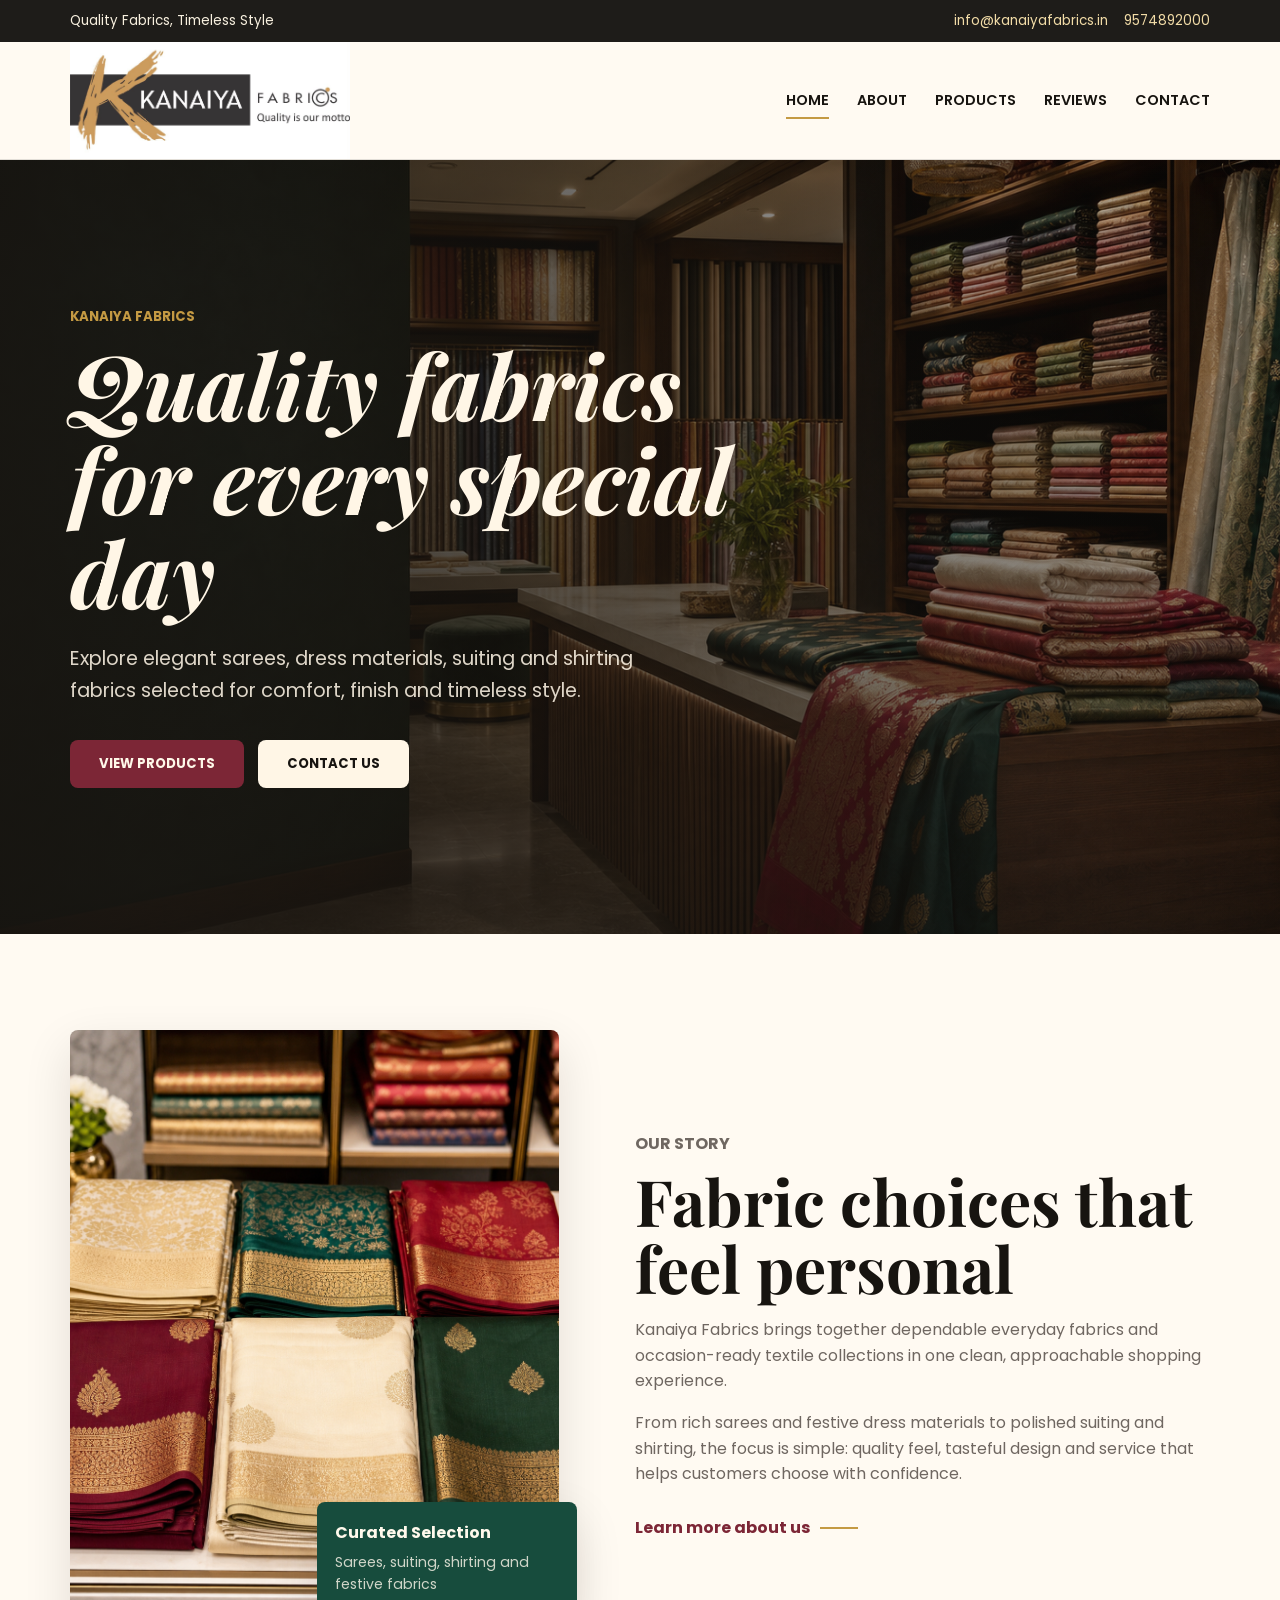
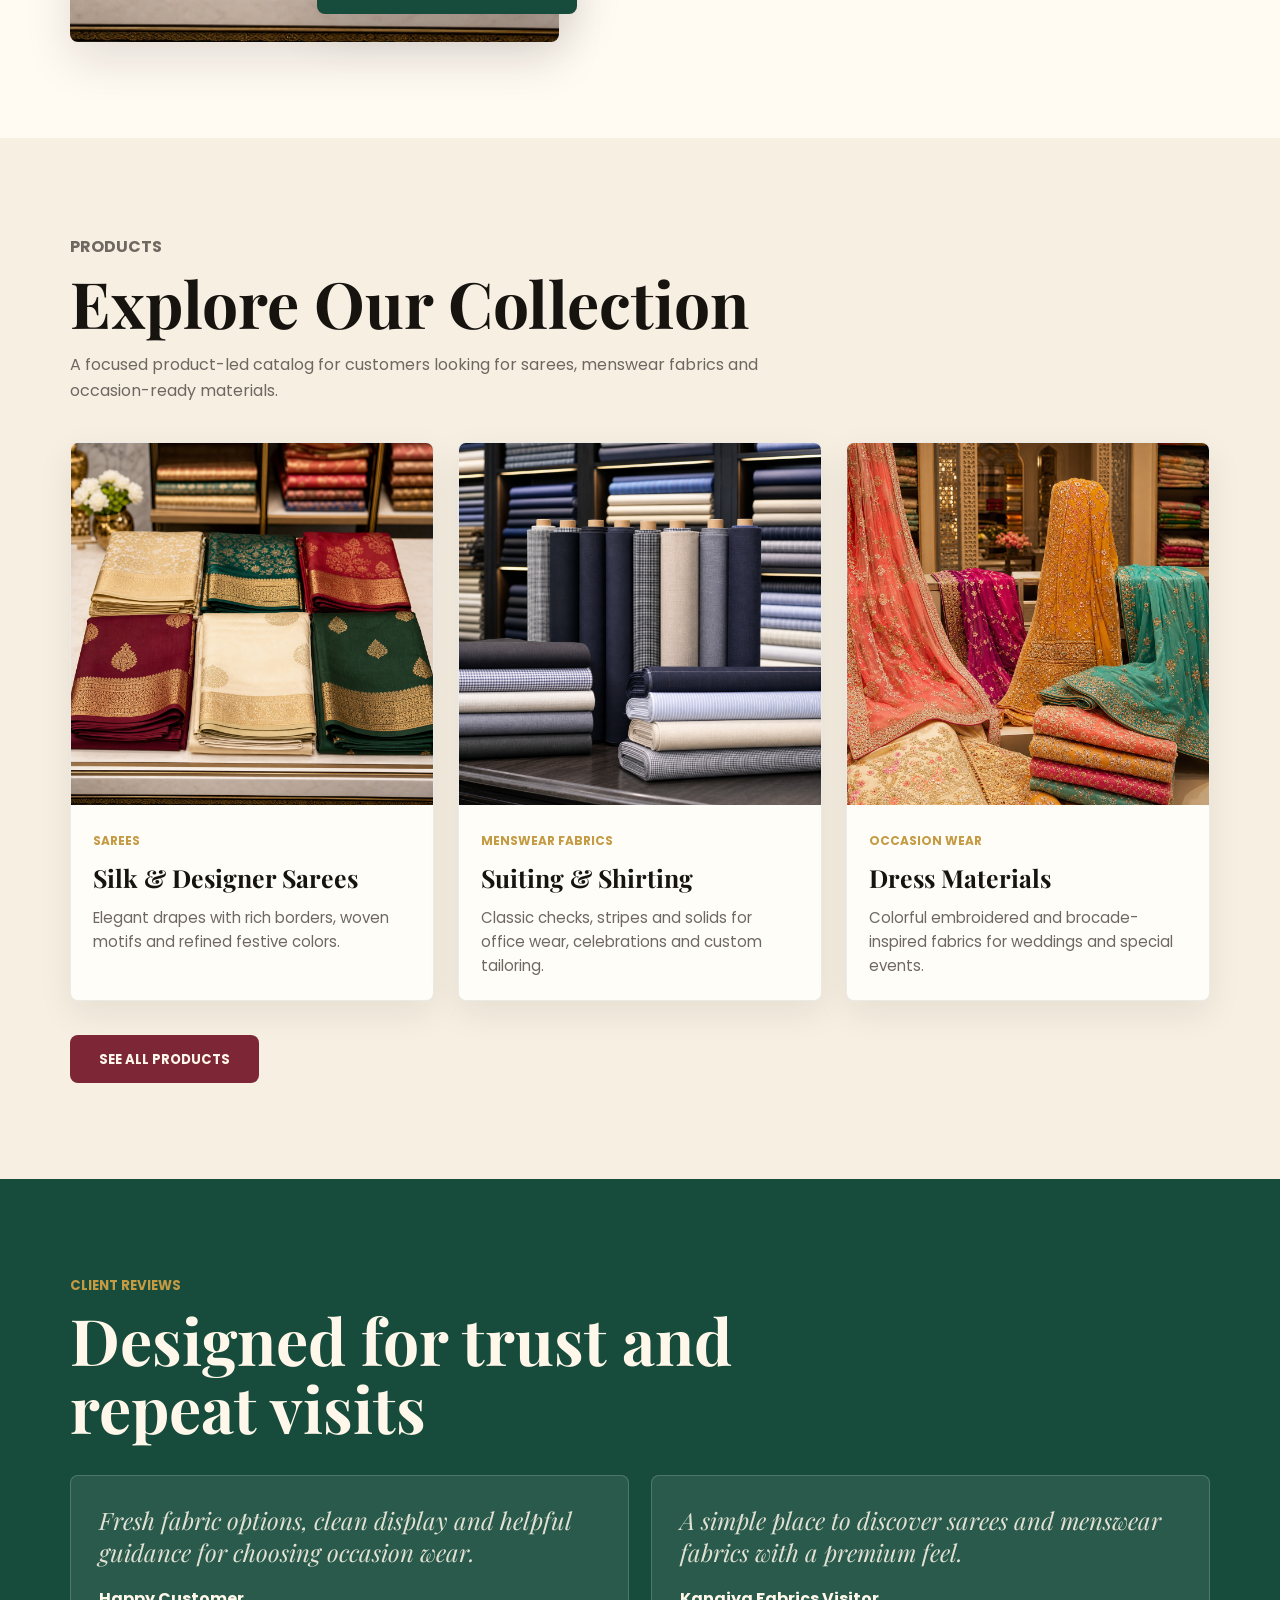
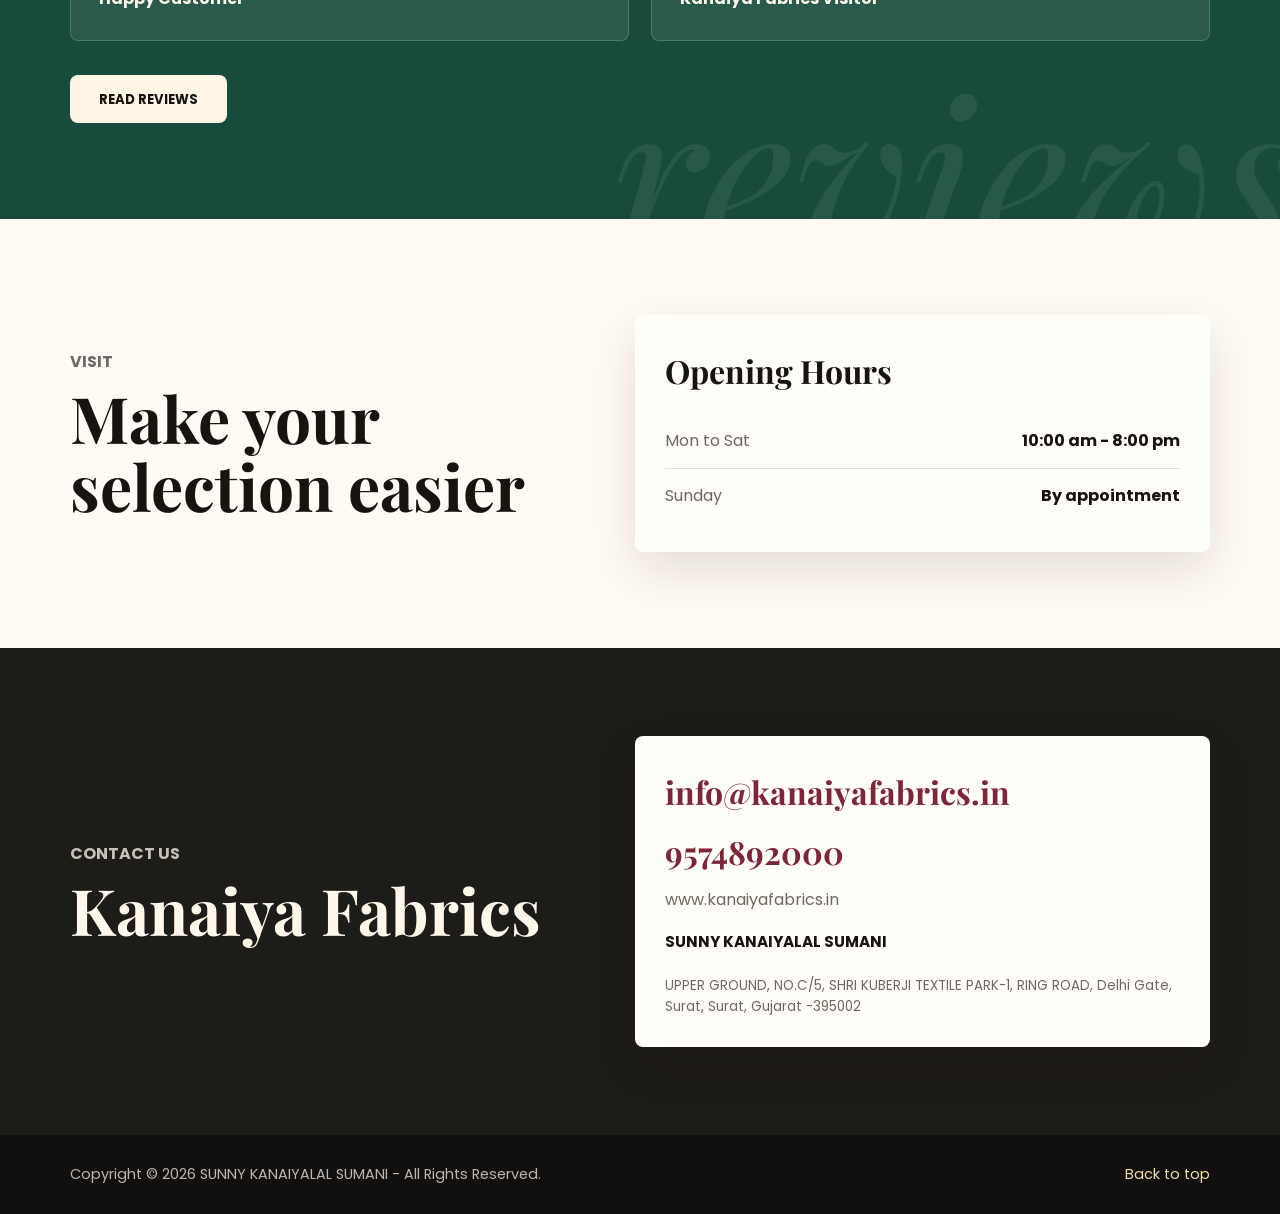
<file: index.html>
<!doctype html>
<html lang="en-IN">
<head>
  <meta charset="utf-8">
  <meta name="viewport" content="width=device-width, initial-scale=1">
  <title>Kanaiya Fabrics | Quality Fabrics, Timeless Style</title>
  <meta name="description" content="Kanaiya Fabrics offers sarees, dress materials, suiting, shirting and occasion fabrics with timeless style.">
  <link rel="icon" href="favicon.svg" type="image/svg+xml">
  <link rel="preconnect" href="https://fonts.googleapis.com">
  <link rel="preconnect" href="https://fonts.gstatic.com" crossorigin>
  <link href="https://fonts.googleapis.com/css2?family=Playfair+Display:ital,wght@0,600;0,700;1,700&amp;family=Poppins:wght@300;400;500;600;700&amp;display=swap" rel="stylesheet">
  <link rel="stylesheet" href="styles.css">
</head>
<body>
  <header class="site-header" id="top">
    <div class="topbar">
      <div class="container topbar__inner">
        <span>Quality Fabrics, Timeless Style</span>
        <div class="topbar__links">
          <a href="mailto:info@kanaiyafabrics.in">info@kanaiyafabrics.in</a>
          <a href="tel:+919574892000">9574892000</a>
        </div>
      </div>
    </div>

    <nav class="navbar" aria-label="Primary navigation">
      <div class="container navbar__inner">
        <a class="brand" href="index.html" aria-label="Kanaiya Fabrics home">
          <img class="brand__logo" src="assets/kanaiya-fabrics-logo.svg" alt="Kanaiya Fabrics">
        </a>
        <button class="menu-toggle" type="button" aria-expanded="false" aria-controls="primary-menu">
          <span></span>
          <span></span>
          <span></span>
          <span class="sr-only">Toggle menu</span>
        </button>
        <ul class="nav-links" id="primary-menu">
          <li><a href="index.html" aria-current="page">Home</a></li>
          <li><a href="about.html">About</a></li>
          <li><a href="products.html">Products</a></li>
          <li><a href="reviews.html">Reviews</a></li>
          <li><a href="contact.html">Contact</a></li>
        </ul>
      </div>
    </nav>
  </header>

  <main>
    <section class="hero" aria-label="Kanaiya Fabrics showroom">
      <div class="hero__image" role="img" aria-label="Premium fabric boutique interior"></div>
      <div class="hero__overlay"></div>
      <div class="container hero__content">
        <p class="eyebrow">Kanaiya Fabrics</p>
        <h1>Quality fabrics for every special day</h1>
        <p class="hero__lead">Explore elegant sarees, dress materials, suiting and shirting fabrics selected for comfort, finish and timeless style.</p>
        <div class="hero__actions">
          <a class="btn btn--primary" href="products.html">View Products</a>
          <a class="btn btn--light" href="contact.html">Contact Us</a>
        </div>
      </div>
    </section>

    <section class="section section--about">
      <div class="container about-grid">
        <div class="image-collage" aria-label="Fabric display">
          <img src="assets/sarees.png" alt="Folded premium saree collection">
          <div class="image-collage__card">
            <strong>Curated Selection</strong>
            <span>Sarees, suiting, shirting and festive fabrics</span>
          </div>
        </div>
        <div class="section-copy">
          <p class="eyebrow">Our Story</p>
          <h2>Fabric choices that feel personal</h2>
          <p>Kanaiya Fabrics brings together dependable everyday fabrics and occasion-ready textile collections in one clean, approachable shopping experience.</p>
          <p>From rich sarees and festive dress materials to polished suiting and shirting, the focus is simple: quality feel, tasteful design and service that helps customers choose with confidence.</p>
          <a class="text-link" href="about.html">Learn more about us</a>
        </div>
      </div>
    </section>

    <section class="section products">
      <div class="container">
        <div class="section-heading">
          <p class="eyebrow">Products</p>
          <h2>Explore Our Collection</h2>
          <p>A focused product-led catalog for customers looking for sarees, menswear fabrics and occasion-ready materials.</p>
        </div>
        <div class="product-grid">
          <article class="product-card">
            <img src="assets/sarees.png" alt="Premium sarees">
            <div class="product-card__body">
              <span>Sarees</span>
              <h3>Silk & Designer Sarees</h3>
              <p>Elegant drapes with rich borders, woven motifs and refined festive colors.</p>
            </div>
          </article>
          <article class="product-card">
            <img src="assets/suiting-shirting.png" alt="Suiting and shirting fabric rolls">
            <div class="product-card__body">
              <span>Menswear Fabrics</span>
              <h3>Suiting & Shirting</h3>
              <p>Classic checks, stripes and solids for office wear, celebrations and custom tailoring.</p>
            </div>
          </article>
          <article class="product-card">
            <img src="assets/festive-fabrics.png" alt="Festive dress material fabrics">
            <div class="product-card__body">
              <span>Occasion Wear</span>
              <h3>Dress Materials</h3>
              <p>Colorful embroidered and brocade-inspired fabrics for weddings and special events.</p>
            </div>
          </article>
        </div>
        <div class="section-action">
          <a class="btn btn--primary" href="products.html">See All Products</a>
        </div>
      </div>
    </section>

    <section class="reviews">
      <div class="container reviews__inner">
        <p class="eyebrow">Client Reviews</p>
        <h2>Designed for trust and repeat visits</h2>
        <div class="review-grid">
          <blockquote>
            <p>Fresh fabric options, clean display and helpful guidance for choosing occasion wear.</p>
            <cite>Happy Customer</cite>
          </blockquote>
          <blockquote>
            <p>A simple place to discover sarees and menswear fabrics with a premium feel.</p>
            <cite>Kanaiya Fabrics Visitor</cite>
          </blockquote>
        </div>
        <div class="section-action section-action--light">
          <a class="btn btn--light" href="reviews.html">Read Reviews</a>
        </div>
      </div>
    </section>

    <section class="section visit">
      <div class="container visit-grid">
        <div>
          <p class="eyebrow">Visit</p>
          <h2>Make your selection easier</h2>
        </div>
        <div class="hours-card">
          <h3>Opening Hours</h3>
          <ul>
            <li><span>Mon to Sat</span><strong>10:00 am - 8:00 pm</strong></li>
            <li><span>Sunday</span><strong>By appointment</strong></li>
          </ul>
        </div>
      </div>
    </section>

    <section class="contact">
      <div class="container contact-grid">
        <div>
          <p class="eyebrow">Contact Us</p>
          <h2>Kanaiya Fabrics</h2>
        </div>
        <div class="contact-card">
          <a href="mailto:info@kanaiyafabrics.in">info@kanaiyafabrics.in</a>
          <a href="tel:+919574892000">9574892000</a>
          <span>www.kanaiyafabrics.in</span>
          <strong>SUNNY KANAIYALAL SUMANI</strong>
          <small>UPPER GROUND, NO.C/5, SHRI KUBERJI TEXTILE PARK-1, RING ROAD, Delhi Gate, Surat, Surat, Gujarat -395002</small>
        </div>
      </div>
    </section>
  </main>

  <footer class="footer">
    <div class="container footer__inner">
      <p>Copyright &copy; 2026 SUNNY KANAIYALAL SUMANI - All Rights Reserved.</p>
      <a href="#top">Back to top</a>
    </div>
  </footer>

  <script src="script.js"></script>
</body>
</html>
</file>
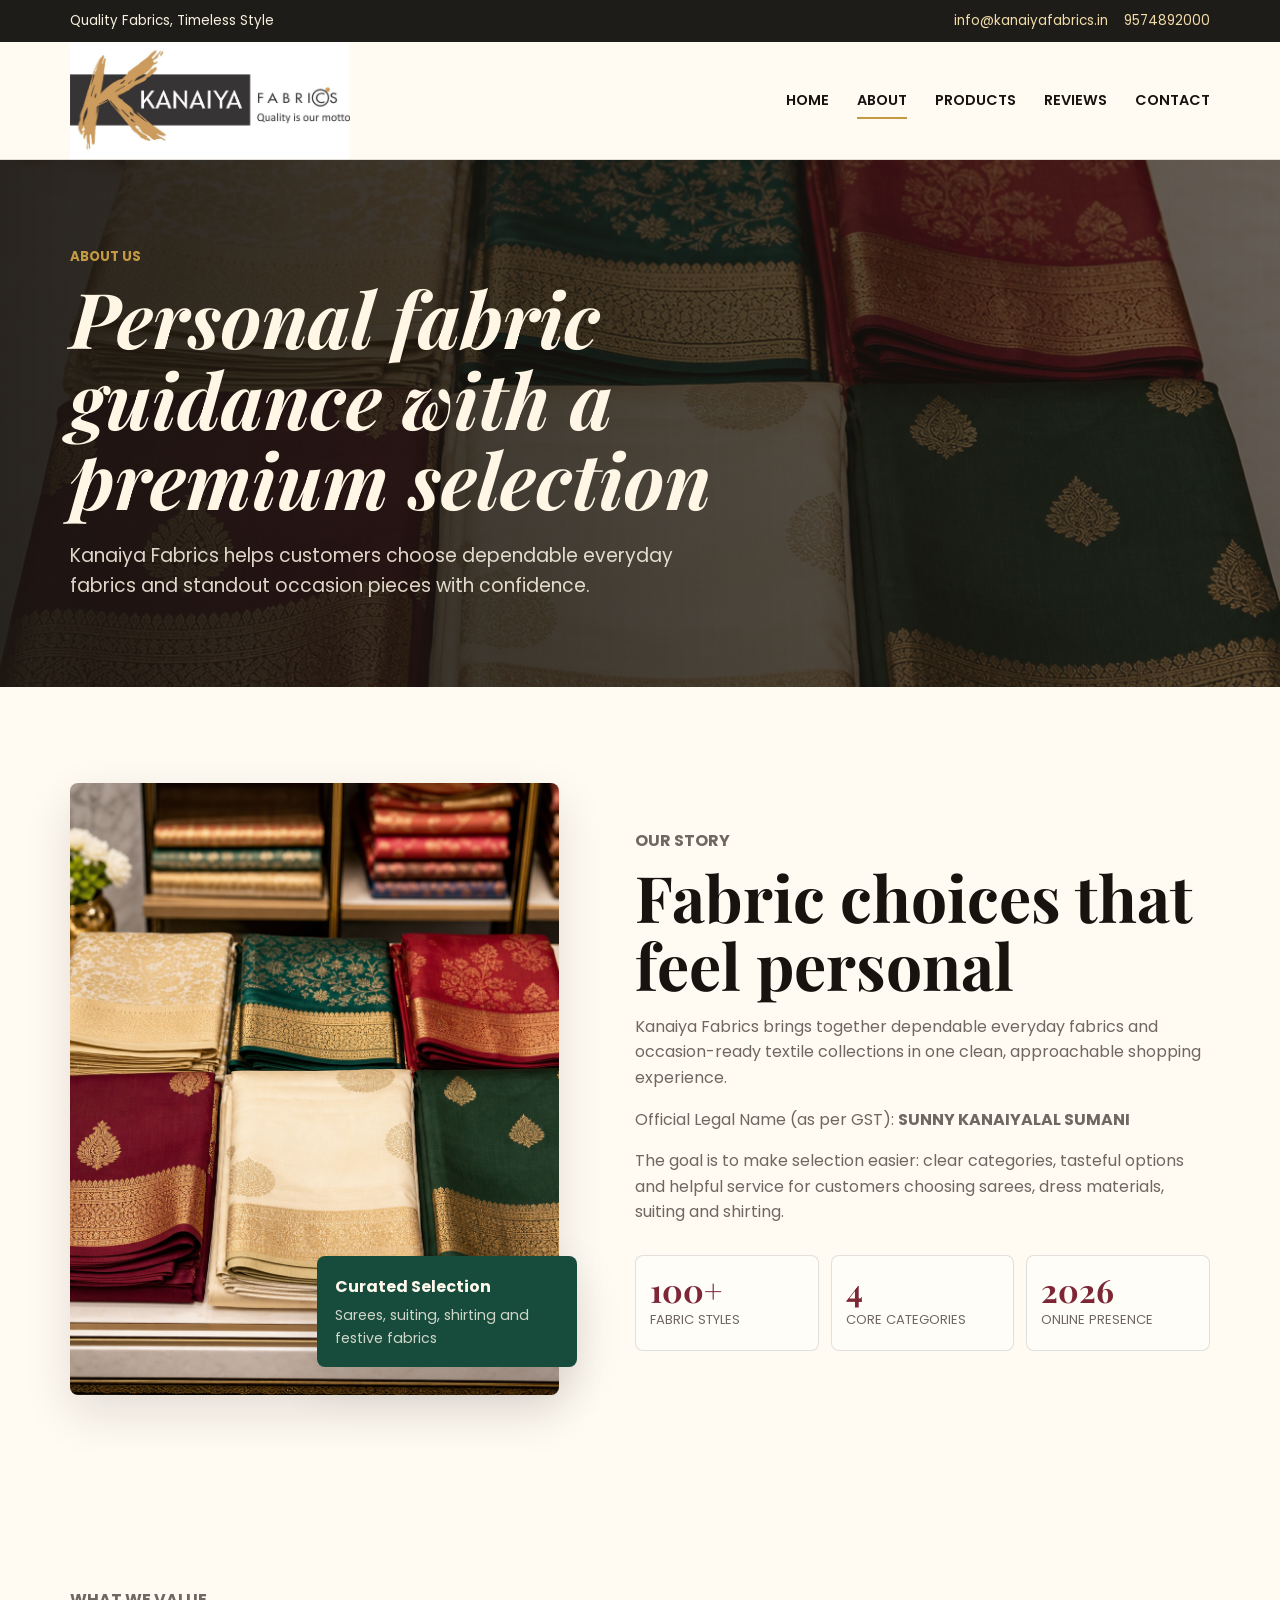
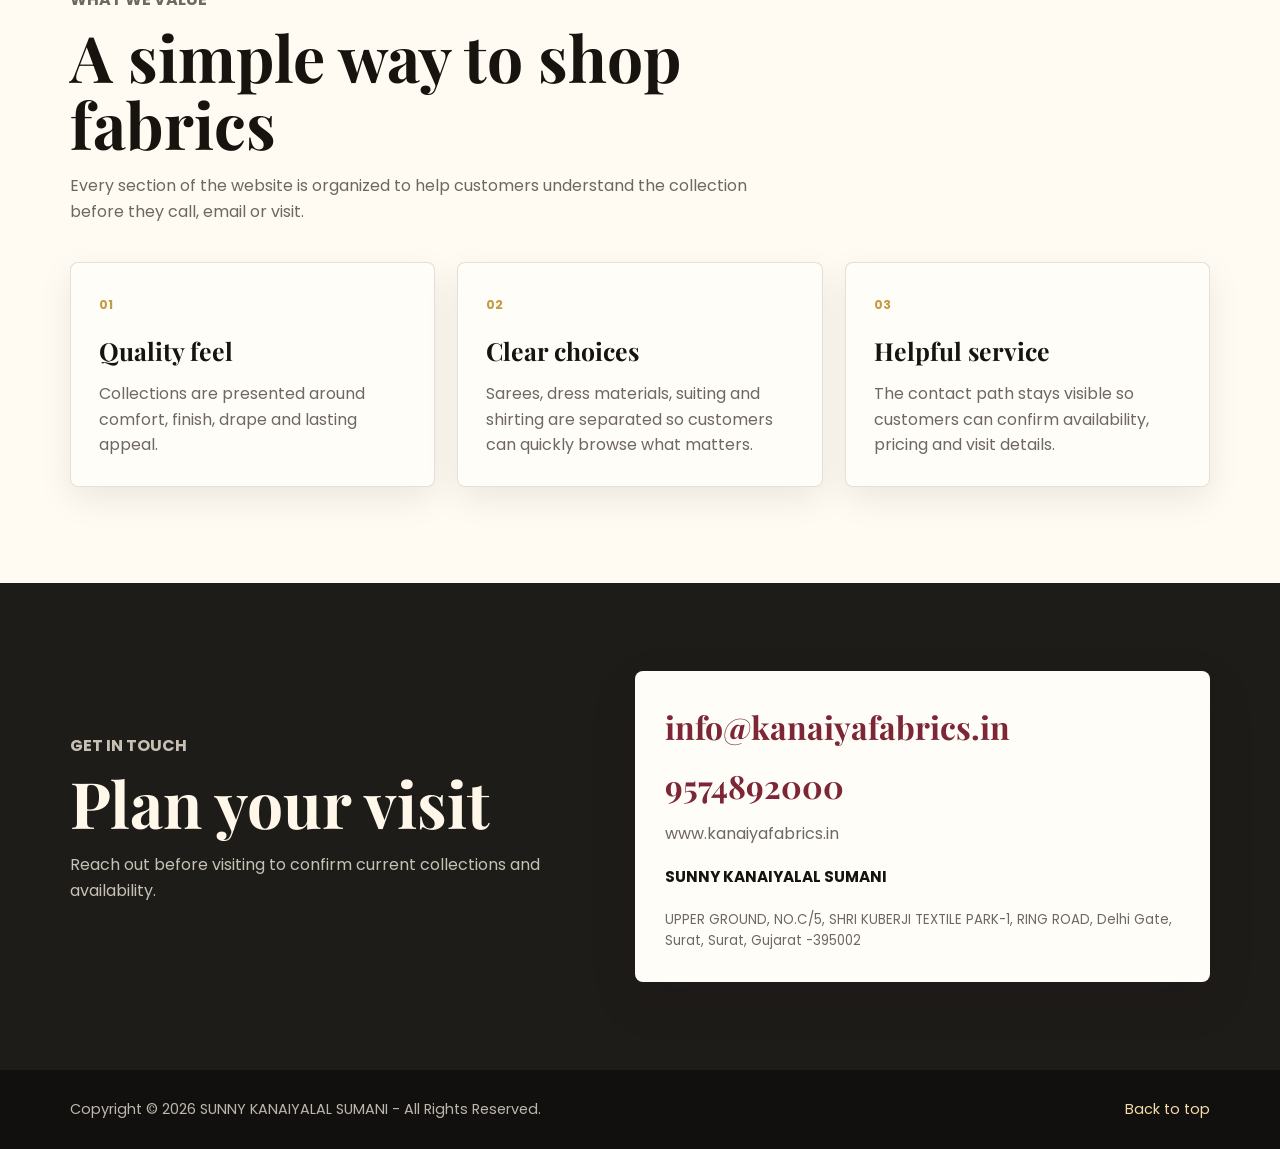
<file: about.html>
<!doctype html>
<html lang="en-IN">
<head>
  <meta charset="utf-8">
  <meta name="viewport" content="width=device-width, initial-scale=1">
  <title>About | Kanaiya Fabrics</title>
  <meta name="description" content="Learn about Kanaiya Fabrics, a premium textile house focused on sarees, dress materials, suiting, shirting and occasion fabrics.">
  <link rel="icon" href="favicon.svg" type="image/svg+xml">
  <link rel="preconnect" href="https://fonts.googleapis.com">
  <link rel="preconnect" href="https://fonts.gstatic.com" crossorigin>
  <link href="https://fonts.googleapis.com/css2?family=Playfair+Display:ital,wght@0,600;0,700;1,700&amp;family=Poppins:wght@300;400;500;600;700&amp;display=swap" rel="stylesheet">
  <link rel="stylesheet" href="styles.css">
</head>
<body>
  <header class="site-header" id="top">
    <div class="topbar">
      <div class="container topbar__inner">
        <span>Quality Fabrics, Timeless Style</span>
        <div class="topbar__links">
          <a href="mailto:info@kanaiyafabrics.in">info@kanaiyafabrics.in</a>
          <a href="tel:+919574892000">9574892000</a>
        </div>
      </div>
    </div>

    <nav class="navbar" aria-label="Primary navigation">
      <div class="container navbar__inner">
        <a class="brand" href="index.html" aria-label="Kanaiya Fabrics home">
          <img class="brand__logo" src="assets/kanaiya-fabrics-logo.svg" alt="Kanaiya Fabrics">
        </a>
        <button class="menu-toggle" type="button" aria-expanded="false" aria-controls="primary-menu">
          <span></span>
          <span></span>
          <span></span>
          <span class="sr-only">Toggle menu</span>
        </button>
        <ul class="nav-links" id="primary-menu">
          <li><a href="index.html">Home</a></li>
          <li><a href="about.html" aria-current="page">About</a></li>
          <li><a href="products.html">Products</a></li>
          <li><a href="reviews.html">Reviews</a></li>
          <li><a href="contact.html">Contact</a></li>
        </ul>
      </div>
    </nav>
  </header>

  <main>
    <section class="page-hero page-hero--about">
      <div class="container page-hero__content">
        <p class="eyebrow">About Us</p>
        <h1>Personal fabric guidance with a premium selection</h1>
        <p>Kanaiya Fabrics helps customers choose dependable everyday fabrics and standout occasion pieces with confidence.</p>
      </div>
    </section>

    <section class="section section--about">
      <div class="container about-grid">
        <div class="image-collage" aria-label="Fabric display">
          <img src="assets/sarees.png" alt="Folded premium saree collection">
          <div class="image-collage__card">
            <strong>Curated Selection</strong>
            <span>Sarees, suiting, shirting and festive fabrics</span>
          </div>
        </div>
        <div class="section-copy">
          <p class="eyebrow">Our Story</p>
          <h2>Fabric choices that feel personal</h2>
          <p>Kanaiya Fabrics brings together dependable everyday fabrics and occasion-ready textile collections in one clean, approachable shopping experience.</p>
          <p>Official Legal Name (as per GST): <strong>SUNNY KANAIYALAL SUMANI</strong></p>
          <p>The goal is to make selection easier: clear categories, tasteful options and helpful service for customers choosing sarees, dress materials, suiting and shirting.</p>
          <div class="stats">
            <div>
              <strong>100+</strong>
              <span>fabric styles</span>
            </div>
            <div>
              <strong>4</strong>
              <span>core categories</span>
            </div>
            <div>
              <strong>2026</strong>
              <span>online presence</span>
            </div>
          </div>
        </div>
      </div>
    </section>

    <section class="section">
      <div class="container">
        <div class="section-heading">
          <p class="eyebrow">What We Value</p>
          <h2>A simple way to shop fabrics</h2>
          <p>Every section of the website is organized to help customers understand the collection before they call, email or visit.</p>
        </div>
        <div class="feature-grid">
          <article class="feature-card">
            <span>01</span>
            <h3>Quality feel</h3>
            <p>Collections are presented around comfort, finish, drape and lasting appeal.</p>
          </article>
          <article class="feature-card">
            <span>02</span>
            <h3>Clear choices</h3>
            <p>Sarees, dress materials, suiting and shirting are separated so customers can quickly browse what matters.</p>
          </article>
          <article class="feature-card">
            <span>03</span>
            <h3>Helpful service</h3>
            <p>The contact path stays visible so customers can confirm availability, pricing and visit details.</p>
          </article>
        </div>
      </div>
    </section>

    <section class="contact">
      <div class="container contact-grid">
        <div>
          <p class="eyebrow">Get In Touch</p>
          <h2>Plan your visit</h2>
          <p>Reach out before visiting to confirm current collections and availability.</p>
        </div>
        <div class="contact-card">
          <a href="mailto:info@kanaiyafabrics.in">info@kanaiyafabrics.in</a>
          <a href="tel:+919574892000">9574892000</a>
          <span>www.kanaiyafabrics.in</span>
          <strong>SUNNY KANAIYALAL SUMANI</strong>
          <small>UPPER GROUND, NO.C/5, SHRI KUBERJI TEXTILE PARK-1, RING ROAD, Delhi Gate, Surat, Surat, Gujarat -395002</small>
        </div>
      </div>
    </section>
  </main>

  <footer class="footer">
    <div class="container footer__inner">
      <p>Copyright &copy; 2026 SUNNY KANAIYALAL SUMANI - All Rights Reserved.</p>
      <a href="#top">Back to top</a>
    </div>
  </footer>

  <script src="script.js"></script>
</body>
</html>
</file>
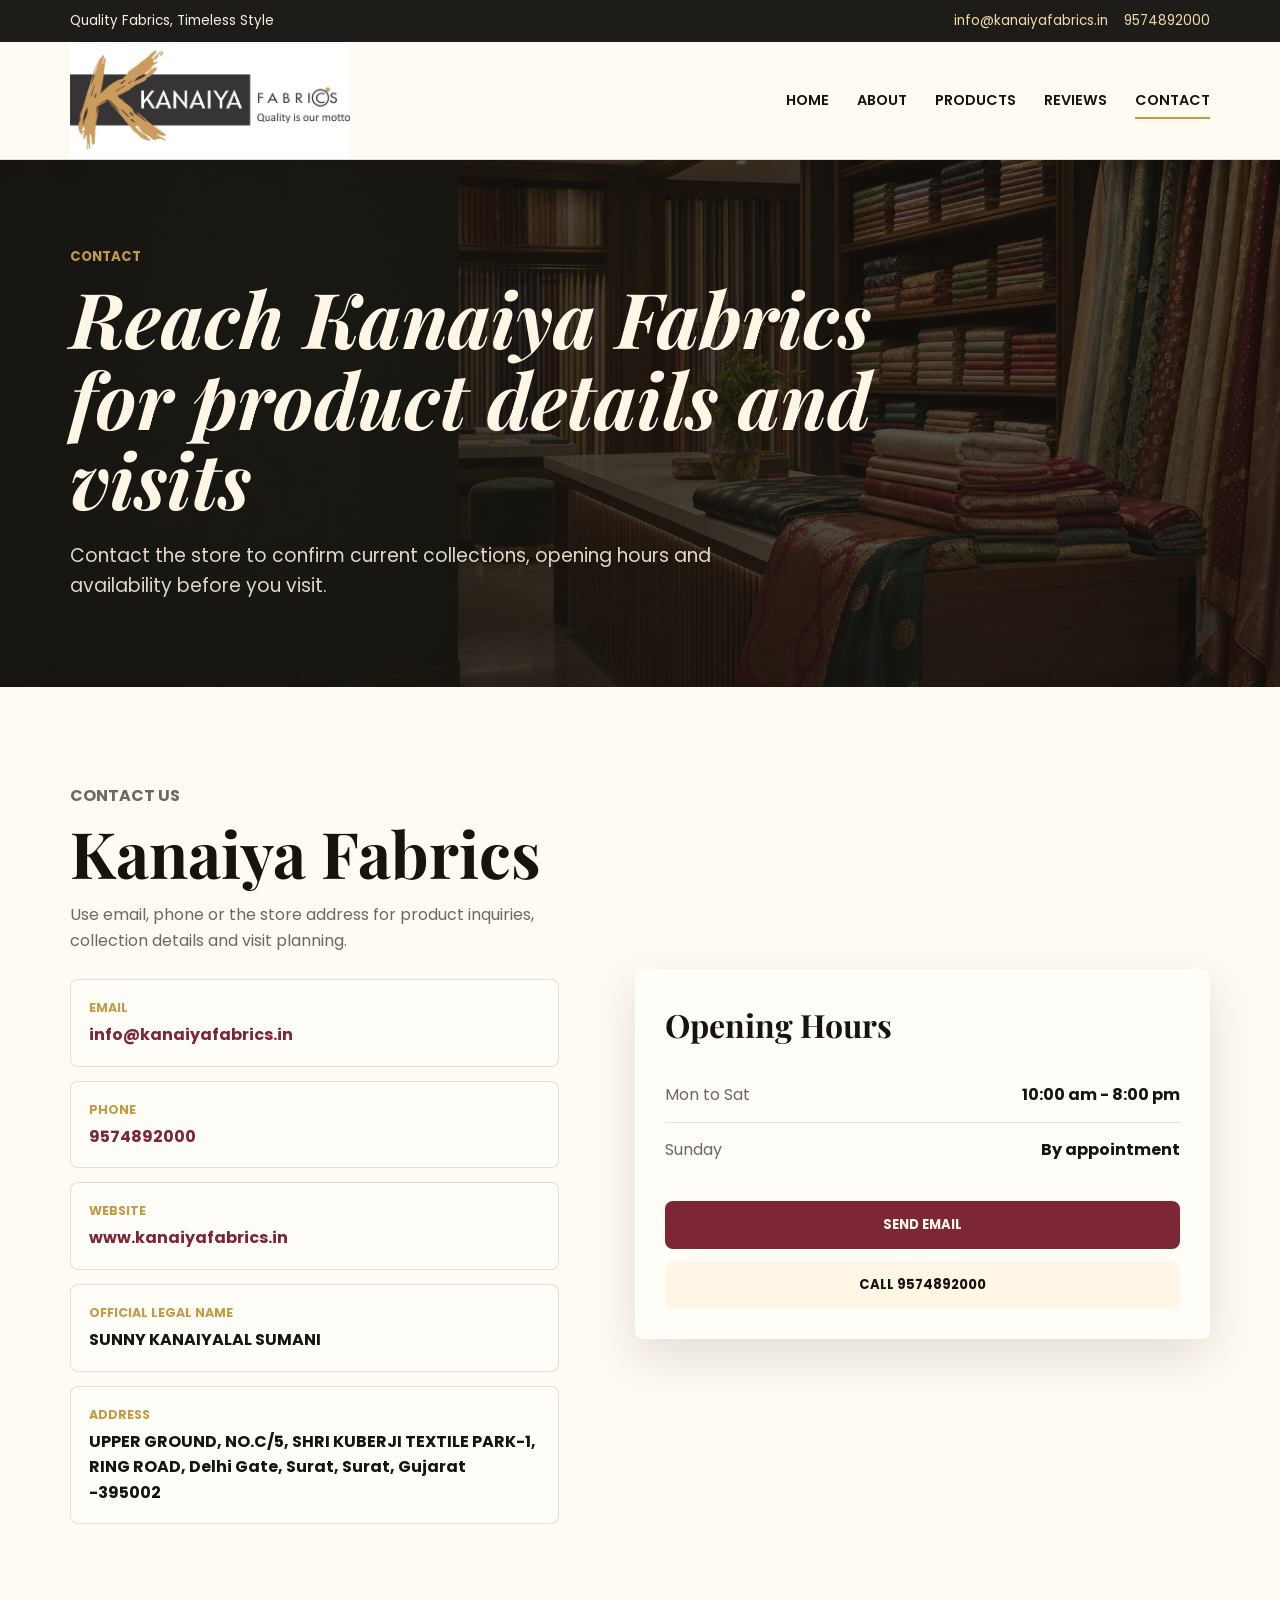
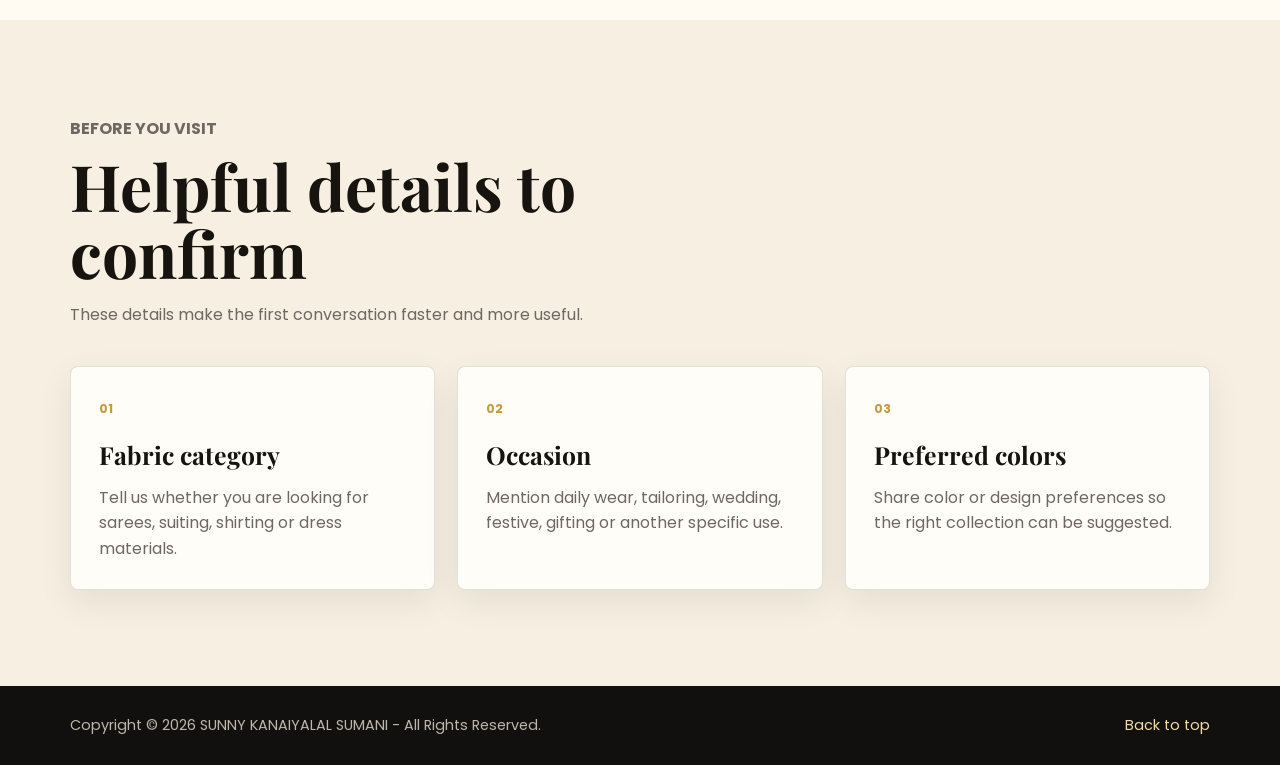
<file: contact.html>
<!doctype html>
<html lang="en-IN">
<head>
  <meta charset="utf-8">
  <meta name="viewport" content="width=device-width, initial-scale=1">
  <title>Contact | Kanaiya Fabrics</title>
  <meta name="description" content="Contact Kanaiya Fabrics for sarees, dress materials, suiting, shirting and occasion fabrics.">
  <link rel="icon" href="favicon.svg" type="image/svg+xml">
  <link rel="preconnect" href="https://fonts.googleapis.com">
  <link rel="preconnect" href="https://fonts.gstatic.com" crossorigin>
  <link href="https://fonts.googleapis.com/css2?family=Playfair+Display:ital,wght@0,600;0,700;1,700&amp;family=Poppins:wght@300;400;500;600;700&amp;display=swap" rel="stylesheet">
  <link rel="stylesheet" href="styles.css">
</head>
<body>
  <header class="site-header" id="top">
    <div class="topbar">
      <div class="container topbar__inner">
        <span>Quality Fabrics, Timeless Style</span>
        <div class="topbar__links">
          <a href="mailto:info@kanaiyafabrics.in">info@kanaiyafabrics.in</a>
          <a href="tel:+919574892000">9574892000</a>
        </div>
      </div>
    </div>

    <nav class="navbar" aria-label="Primary navigation">
      <div class="container navbar__inner">
        <a class="brand" href="index.html" aria-label="Kanaiya Fabrics home">
          <img class="brand__logo" src="assets/kanaiya-fabrics-logo.svg" alt="Kanaiya Fabrics">
        </a>
        <button class="menu-toggle" type="button" aria-expanded="false" aria-controls="primary-menu">
          <span></span>
          <span></span>
          <span></span>
          <span class="sr-only">Toggle menu</span>
        </button>
        <ul class="nav-links" id="primary-menu">
          <li><a href="index.html">Home</a></li>
          <li><a href="about.html">About</a></li>
          <li><a href="products.html">Products</a></li>
          <li><a href="reviews.html">Reviews</a></li>
          <li><a href="contact.html" aria-current="page">Contact</a></li>
        </ul>
      </div>
    </nav>
  </header>

  <main>
    <section class="page-hero page-hero--contact">
      <div class="container page-hero__content">
        <p class="eyebrow">Contact</p>
        <h1>Reach Kanaiya Fabrics for product details and visits</h1>
        <p>Contact the store to confirm current collections, opening hours and availability before you visit.</p>
      </div>
    </section>

    <section class="section">
      <div class="container contact-grid contact-grid--light">
        <div class="section-copy">
          <p class="eyebrow">Contact Us</p>
          <h2>Kanaiya Fabrics</h2>
          <p>Use email, phone or the store address for product inquiries, collection details and visit planning.</p>
          <div class="contact-list">
            <div>
              <span>Email</span>
              <a href="mailto:info@kanaiyafabrics.in">info@kanaiyafabrics.in</a>
            </div>
            <div>
              <span>Phone</span>
              <a href="tel:+919574892000">9574892000</a>
            </div>
            <div>
              <span>Website</span>
              <a href="https://kanaiyafabrics.in/">www.kanaiyafabrics.in</a>
            </div>
            <div>
              <span>Official Legal Name</span>
              <strong>SUNNY KANAIYALAL SUMANI</strong>
            </div>
            <div>
              <span>Address</span>
              <address>UPPER GROUND, NO.C/5, SHRI KUBERJI TEXTILE PARK-1, RING ROAD, Delhi Gate, Surat, Surat, Gujarat -395002</address>
            </div>
          </div>
        </div>
        <div class="hours-card">
          <h3>Opening Hours</h3>
          <ul>
            <li><span>Mon to Sat</span><strong>10:00 am - 8:00 pm</strong></li>
            <li><span>Sunday</span><strong>By appointment</strong></li>
          </ul>
          <a class="btn btn--primary card-button" href="mailto:info@kanaiyafabrics.in">Send Email</a>
          <a class="btn btn--light card-button" href="tel:+919574892000">Call 9574892000</a>
        </div>
      </div>
    </section>

    <section class="section products">
      <div class="container">
        <div class="section-heading">
          <p class="eyebrow">Before You Visit</p>
          <h2>Helpful details to confirm</h2>
          <p>These details make the first conversation faster and more useful.</p>
        </div>
        <div class="feature-grid">
          <article class="feature-card">
            <span>01</span>
            <h3>Fabric category</h3>
            <p>Tell us whether you are looking for sarees, suiting, shirting or dress materials.</p>
          </article>
          <article class="feature-card">
            <span>02</span>
            <h3>Occasion</h3>
            <p>Mention daily wear, tailoring, wedding, festive, gifting or another specific use.</p>
          </article>
          <article class="feature-card">
            <span>03</span>
            <h3>Preferred colors</h3>
            <p>Share color or design preferences so the right collection can be suggested.</p>
          </article>
        </div>
      </div>
    </section>
  </main>

  <footer class="footer">
    <div class="container footer__inner">
      <p>Copyright &copy; 2026 SUNNY KANAIYALAL SUMANI - All Rights Reserved.</p>
      <a href="#top">Back to top</a>
    </div>
  </footer>

  <script src="script.js"></script>
</body>
</html>
</file>
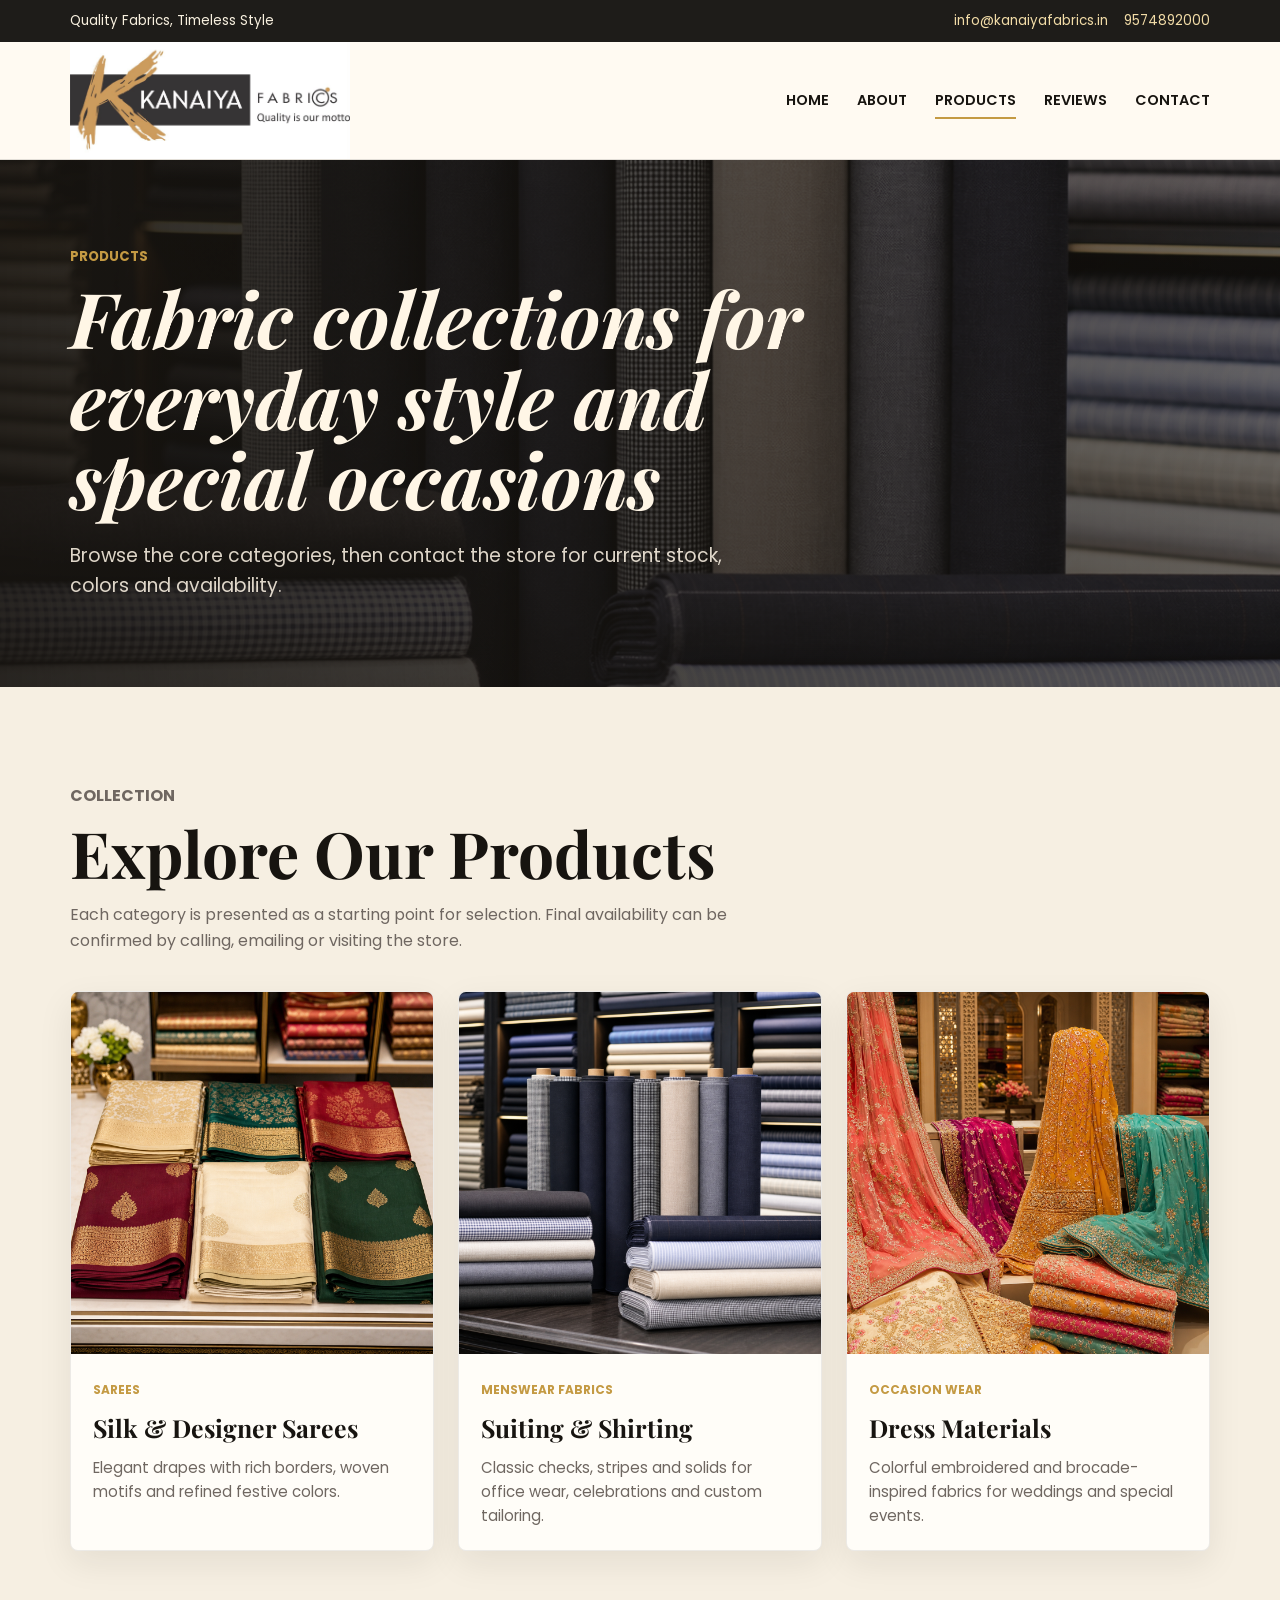
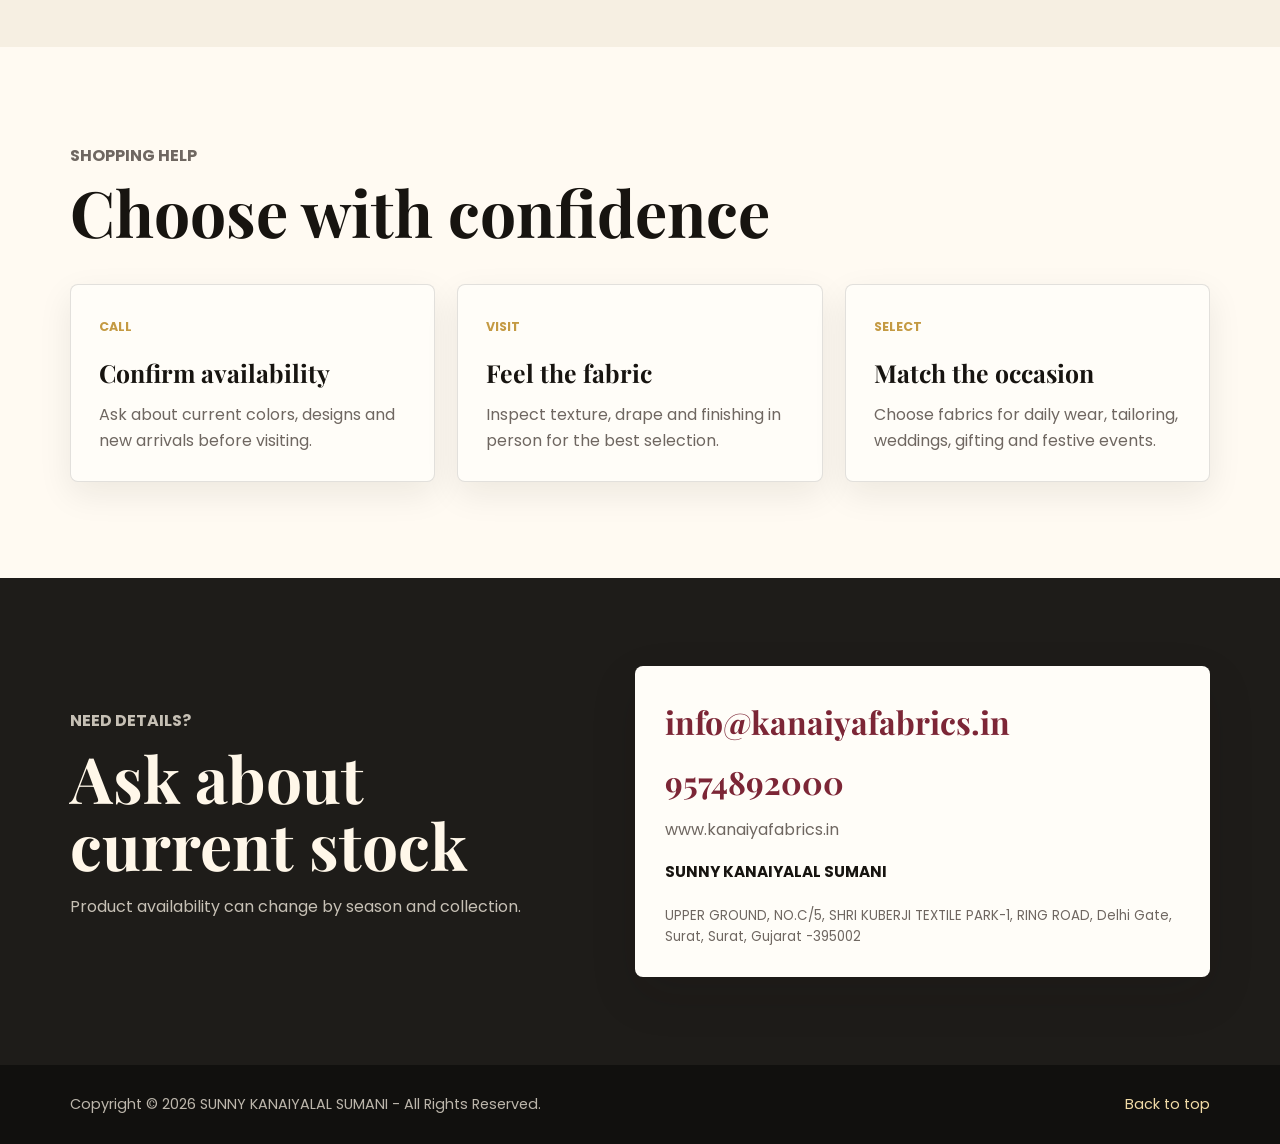
<file: products.html>
<!doctype html>
<html lang="en-IN">
<head>
  <meta charset="utf-8">
  <meta name="viewport" content="width=device-width, initial-scale=1">
  <title>Products | Kanaiya Fabrics</title>
  <meta name="description" content="Browse Kanaiya Fabrics product categories including sarees, suiting, shirting, dress materials and festive fabrics.">
  <link rel="icon" href="favicon.svg" type="image/svg+xml">
  <link rel="preconnect" href="https://fonts.googleapis.com">
  <link rel="preconnect" href="https://fonts.gstatic.com" crossorigin>
  <link href="https://fonts.googleapis.com/css2?family=Playfair+Display:ital,wght@0,600;0,700;1,700&amp;family=Poppins:wght@300;400;500;600;700&amp;display=swap" rel="stylesheet">
  <link rel="stylesheet" href="styles.css">
</head>
<body>
  <header class="site-header" id="top">
    <div class="topbar">
      <div class="container topbar__inner">
        <span>Quality Fabrics, Timeless Style</span>
        <div class="topbar__links">
          <a href="mailto:info@kanaiyafabrics.in">info@kanaiyafabrics.in</a>
          <a href="tel:+919574892000">9574892000</a>
        </div>
      </div>
    </div>

    <nav class="navbar" aria-label="Primary navigation">
      <div class="container navbar__inner">
        <a class="brand" href="index.html" aria-label="Kanaiya Fabrics home">
          <img class="brand__logo" src="assets/kanaiya-fabrics-logo.svg" alt="Kanaiya Fabrics">
        </a>
        <button class="menu-toggle" type="button" aria-expanded="false" aria-controls="primary-menu">
          <span></span>
          <span></span>
          <span></span>
          <span class="sr-only">Toggle menu</span>
        </button>
        <ul class="nav-links" id="primary-menu">
          <li><a href="index.html">Home</a></li>
          <li><a href="about.html">About</a></li>
          <li><a href="products.html" aria-current="page">Products</a></li>
          <li><a href="reviews.html">Reviews</a></li>
          <li><a href="contact.html">Contact</a></li>
        </ul>
      </div>
    </nav>
  </header>

  <main>
    <section class="page-hero page-hero--products">
      <div class="container page-hero__content">
        <p class="eyebrow">Products</p>
        <h1>Fabric collections for everyday style and special occasions</h1>
        <p>Browse the core categories, then contact the store for current stock, colors and availability.</p>
      </div>
    </section>

    <section class="section products">
      <div class="container">
        <div class="section-heading">
          <p class="eyebrow">Collection</p>
          <h2>Explore Our Products</h2>
          <p>Each category is presented as a starting point for selection. Final availability can be confirmed by calling, emailing or visiting the store.</p>
        </div>
        <div class="product-grid">
          <article class="product-card">
            <img src="assets/sarees.png" alt="Premium sarees">
            <div class="product-card__body">
              <span>Sarees</span>
              <h3>Silk & Designer Sarees</h3>
              <p>Elegant drapes with rich borders, woven motifs and refined festive colors.</p>
            </div>
          </article>
          <article class="product-card">
            <img src="assets/suiting-shirting.png" alt="Suiting and shirting fabric rolls">
            <div class="product-card__body">
              <span>Menswear Fabrics</span>
              <h3>Suiting & Shirting</h3>
              <p>Classic checks, stripes and solids for office wear, celebrations and custom tailoring.</p>
            </div>
          </article>
          <article class="product-card">
            <img src="assets/festive-fabrics.png" alt="Festive dress material fabrics">
            <div class="product-card__body">
              <span>Occasion Wear</span>
              <h3>Dress Materials</h3>
              <p>Colorful embroidered and brocade-inspired fabrics for weddings and special events.</p>
            </div>
          </article>
        </div>
      </div>
    </section>

    <section class="section">
      <div class="container">
        <div class="section-heading">
          <p class="eyebrow">Shopping Help</p>
          <h2>Choose with confidence</h2>
        </div>
        <div class="feature-grid">
          <article class="feature-card">
            <span>Call</span>
            <h3>Confirm availability</h3>
            <p>Ask about current colors, designs and new arrivals before visiting.</p>
          </article>
          <article class="feature-card">
            <span>Visit</span>
            <h3>Feel the fabric</h3>
            <p>Inspect texture, drape and finishing in person for the best selection.</p>
          </article>
          <article class="feature-card">
            <span>Select</span>
            <h3>Match the occasion</h3>
            <p>Choose fabrics for daily wear, tailoring, weddings, gifting and festive events.</p>
          </article>
        </div>
      </div>
    </section>

    <section class="contact">
      <div class="container contact-grid">
        <div>
          <p class="eyebrow">Need Details?</p>
          <h2>Ask about current stock</h2>
          <p>Product availability can change by season and collection.</p>
        </div>
        <div class="contact-card">
          <a href="mailto:info@kanaiyafabrics.in">info@kanaiyafabrics.in</a>
          <a href="tel:+919574892000">9574892000</a>
          <span>www.kanaiyafabrics.in</span>
          <strong>SUNNY KANAIYALAL SUMANI</strong>
          <small>UPPER GROUND, NO.C/5, SHRI KUBERJI TEXTILE PARK-1, RING ROAD, Delhi Gate, Surat, Surat, Gujarat -395002</small>
        </div>
      </div>
    </section>
  </main>

  <footer class="footer">
    <div class="container footer__inner">
      <p>Copyright &copy; 2026 SUNNY KANAIYALAL SUMANI - All Rights Reserved.</p>
      <a href="#top">Back to top</a>
    </div>
  </footer>

  <script src="script.js"></script>
</body>
</html>
</file>
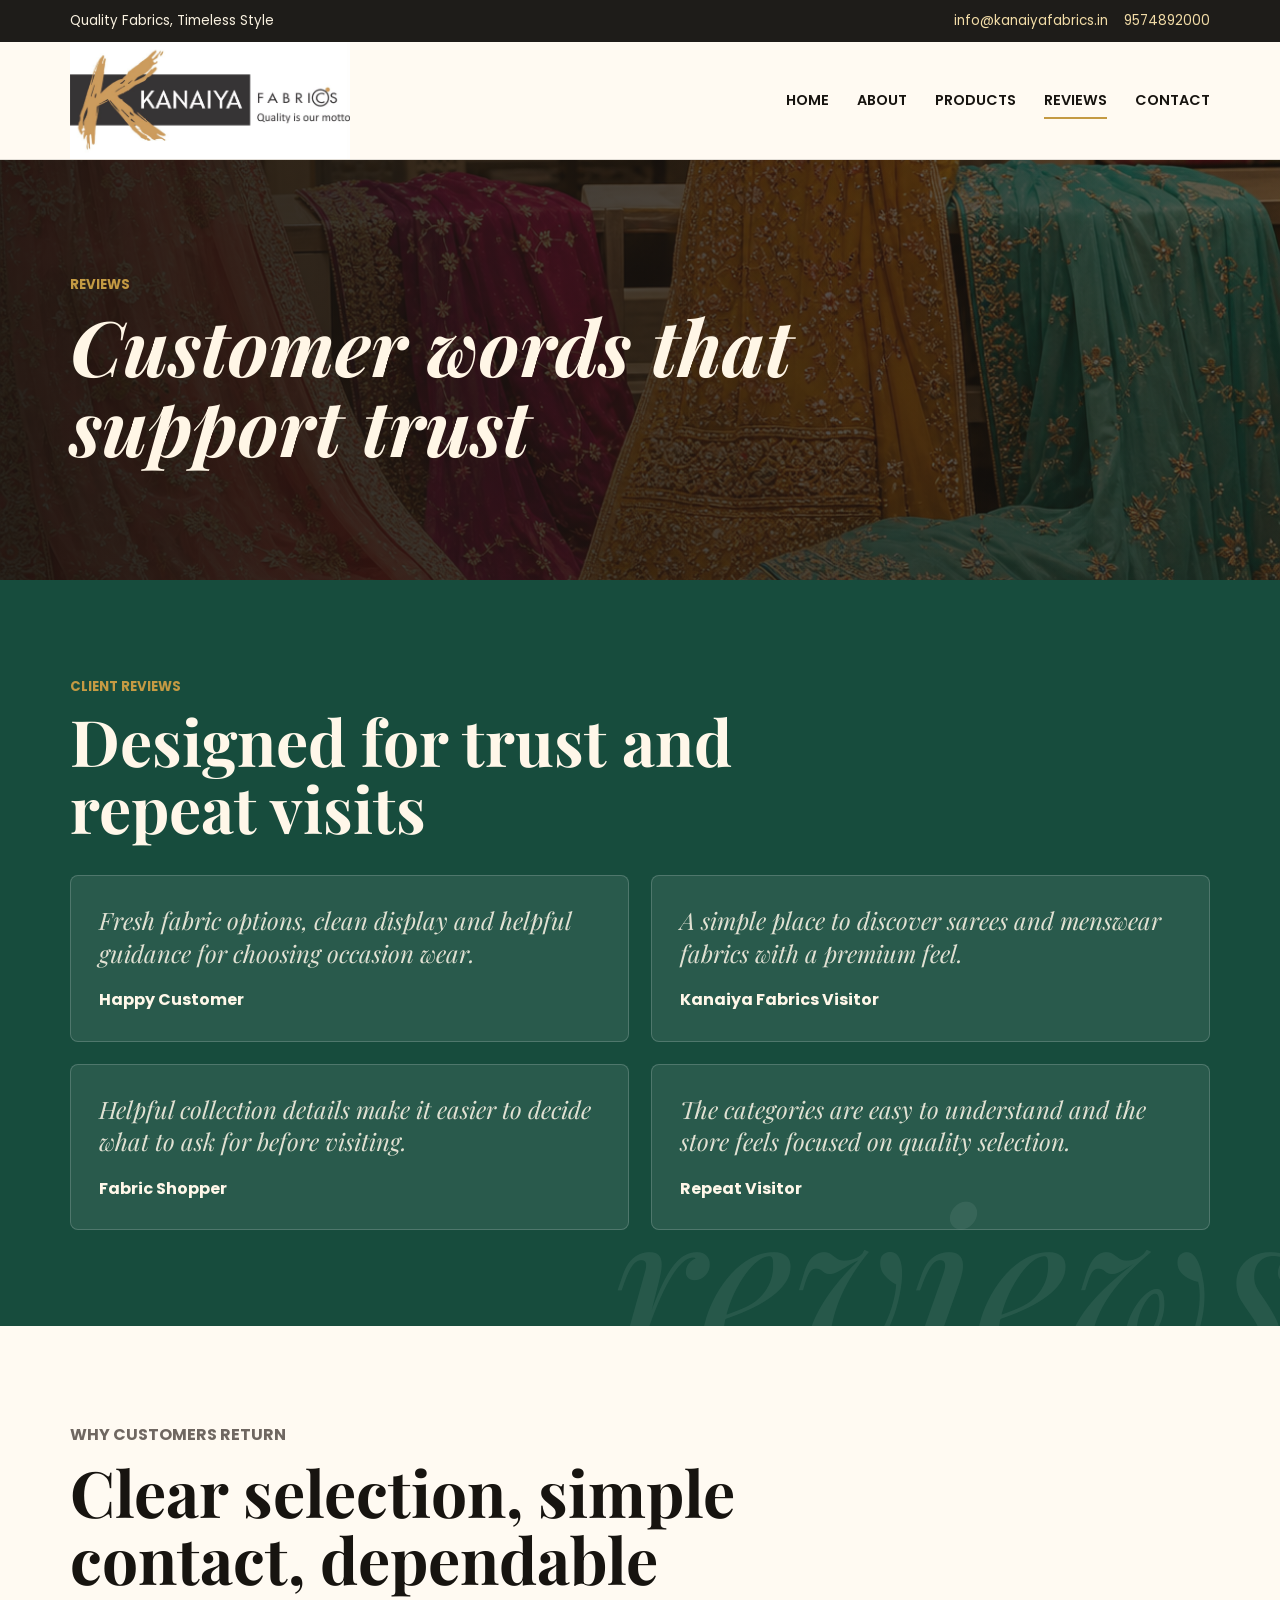
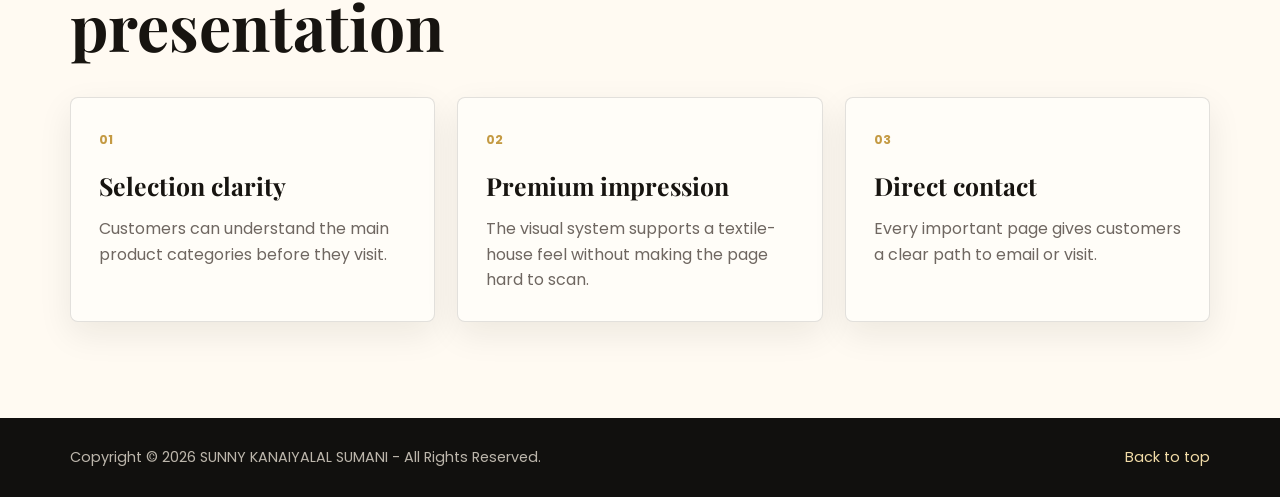
<file: reviews.html>
<!doctype html>
<html lang="en-IN">
<head>
  <meta charset="utf-8">
  <meta name="viewport" content="width=device-width, initial-scale=1">
  <title>Reviews | Kanaiya Fabrics</title>
  <meta name="description" content="Read customer review highlights and trust messages for Kanaiya Fabrics.">
  <link rel="icon" href="favicon.svg" type="image/svg+xml">
  <link rel="preconnect" href="https://fonts.googleapis.com">
  <link rel="preconnect" href="https://fonts.gstatic.com" crossorigin>
  <link href="https://fonts.googleapis.com/css2?family=Playfair+Display:ital,wght@0,600;0,700;1,700&amp;family=Poppins:wght@300;400;500;600;700&amp;display=swap" rel="stylesheet">
  <link rel="stylesheet" href="styles.css">
</head>
<body>
  <header class="site-header" id="top">
    <div class="topbar">
      <div class="container topbar__inner">
        <span>Quality Fabrics, Timeless Style</span>
        <div class="topbar__links">
          <a href="mailto:info@kanaiyafabrics.in">info@kanaiyafabrics.in</a>
          <a href="tel:+919574892000">9574892000</a>
        </div>
      </div>
    </div>

    <nav class="navbar" aria-label="Primary navigation">
      <div class="container navbar__inner">
        <a class="brand" href="index.html" aria-label="Kanaiya Fabrics home">
          <img class="brand__logo" src="assets/kanaiya-fabrics-logo.svg" alt="Kanaiya Fabrics">
        </a>
        <button class="menu-toggle" type="button" aria-expanded="false" aria-controls="primary-menu">
          <span></span>
          <span></span>
          <span></span>
          <span class="sr-only">Toggle menu</span>
        </button>
        <ul class="nav-links" id="primary-menu">
          <li><a href="index.html">Home</a></li>
          <li><a href="about.html">About</a></li>
          <li><a href="products.html">Products</a></li>
          <li><a href="reviews.html" aria-current="page">Reviews</a></li>
          <li><a href="contact.html">Contact</a></li>
        </ul>
      </div>
    </nav>
  </header>

  <main>
    <section class="page-hero page-hero--reviews">
      <div class="container page-hero__content">
        <p class="eyebrow">Reviews</p>
        <h1>Customer words that support trust</h1>
      </div>
    </section>

    <section class="reviews">
      <div class="container reviews__inner">
        <p class="eyebrow">Client Reviews</p>
        <h2>Designed for trust and repeat visits</h2>
        <div class="review-grid">
          <blockquote>
            <p>Fresh fabric options, clean display and helpful guidance for choosing occasion wear.</p>
            <cite>Happy Customer</cite>
          </blockquote>
          <blockquote>
            <p>A simple place to discover sarees and menswear fabrics with a premium feel.</p>
            <cite>Kanaiya Fabrics Visitor</cite>
          </blockquote>
          <blockquote>
            <p>Helpful collection details make it easier to decide what to ask for before visiting.</p>
            <cite>Fabric Shopper</cite>
          </blockquote>
          <blockquote>
            <p>The categories are easy to understand and the store feels focused on quality selection.</p>
            <cite>Repeat Visitor</cite>
          </blockquote>
        </div>
      </div>
    </section>

    <section class="section">
      <div class="container">
        <div class="section-heading">
          <p class="eyebrow">Why Customers Return</p>
          <h2>Clear selection, simple contact, dependable presentation</h2>
        </div>
        <div class="feature-grid">
          <article class="feature-card">
            <span>01</span>
            <h3>Selection clarity</h3>
            <p>Customers can understand the main product categories before they visit.</p>
          </article>
          <article class="feature-card">
            <span>02</span>
            <h3>Premium impression</h3>
            <p>The visual system supports a textile-house feel without making the page hard to scan.</p>
          </article>
          <article class="feature-card">
            <span>03</span>
            <h3>Direct contact</h3>
            <p>Every important page gives customers a clear path to email or visit.</p>
          </article>
        </div>
      </div>
    </section>
  </main>

  <footer class="footer">
    <div class="container footer__inner">
      <p>Copyright &copy; 2026 SUNNY KANAIYALAL SUMANI - All Rights Reserved.</p>
      <a href="#top">Back to top</a>
    </div>
  </footer>

  <script src="script.js"></script>
</body>
</html>
</file>
<file: styles.css>
:root {
  --ink: #171410;
  --muted: #6f6761;
  --paper: #fffaf2;
  --cream: #f6efe2;
  --gold: #c49a43;
  --maroon: #7c2636;
  --emerald: #174c3d;
  --charcoal: #1e1c19;
  --border: rgba(23, 20, 16, 0.12);
  --shadow: 0 18px 48px rgba(23, 20, 16, 0.12);
  --radius: 8px;
}

* {
  box-sizing: border-box;
}

html {
  scroll-behavior: smooth;
}

body {
  margin: 0;
  color: var(--ink);
  background: var(--paper);
  font-family: "Poppins", Arial, sans-serif;
  line-height: 1.6;
}

img {
  display: block;
  max-width: 100%;
}

a {
  color: inherit;
  text-decoration: none;
}

.container {
  width: min(1140px, calc(100% - 32px));
  margin: 0 auto;
}

.sr-only {
  position: absolute;
  width: 1px;
  height: 1px;
  overflow: hidden;
  clip: rect(0, 0, 0, 0);
  white-space: nowrap;
}

.topbar {
  background: var(--charcoal);
  color: #f8f0df;
  font-size: 0.84rem;
}

.topbar__inner {
  min-height: 42px;
  display: flex;
  align-items: center;
  justify-content: space-between;
  gap: 16px;
}

.topbar a {
  color: #f2dca7;
}

.topbar__links {
  display: flex;
  align-items: center;
  justify-content: flex-end;
  flex-wrap: wrap;
  gap: 16px;
}

.navbar {
  position: sticky;
  top: 0;
  z-index: 20;
  background: rgba(255, 250, 242, 0.96);
  border-bottom: 1px solid var(--border);
  backdrop-filter: blur(14px);
}

.navbar__inner {
  min-height: 108px;
  display: flex;
  align-items: center;
  justify-content: space-between;
  gap: 24px;
}

.brand {
  display: inline-flex;
  align-items: center;
  flex: 0 0 auto;
}

.brand__logo {
  display: block;
  width: min(280px, 48vw);
  height: auto;
}

.nav-links {
  display: flex;
  align-items: center;
  gap: 28px;
  margin: 0;
  padding: 0;
  list-style: none;
  font-size: 0.9rem;
  font-weight: 600;
  text-transform: uppercase;
}

.nav-links a {
  position: relative;
  display: inline-flex;
  padding: 12px 0;
}

.nav-links a::after {
  content: "";
  position: absolute;
  left: 0;
  right: 0;
  bottom: 5px;
  height: 2px;
  background: var(--gold);
  transform: scaleX(0);
  transform-origin: left;
  transition: transform 180ms ease;
}

.nav-links a:hover::after,
.nav-links a:focus-visible::after,
.nav-links a[aria-current="page"]::after {
  transform: scaleX(1);
}

.menu-toggle {
  display: none;
  width: 44px;
  height: 44px;
  padding: 10px;
  border: 1px solid var(--border);
  border-radius: var(--radius);
  background: transparent;
}

.menu-toggle span:not(.sr-only) {
  display: block;
  height: 2px;
  margin: 5px 0;
  background: var(--ink);
}

.hero {
  position: relative;
  min-height: clamp(620px, 86vh, 860px);
  display: grid;
  align-items: center;
  overflow: hidden;
  background: var(--charcoal);
}

.hero__image,
.hero__overlay {
  position: absolute;
  inset: 0;
}

.hero__image {
  background-image: url("assets/hero-boutique.png");
  background-position: center;
  background-size: cover;
  transform: scale(1.02);
}

.hero__overlay {
  background:
    linear-gradient(90deg, rgba(23, 20, 16, 0.9) 0%, rgba(23, 20, 16, 0.62) 43%, rgba(23, 20, 16, 0.18) 100%),
    linear-gradient(0deg, rgba(23, 20, 16, 0.4), rgba(23, 20, 16, 0.04));
}

.hero__content {
  position: relative;
  z-index: 1;
  max-width: 1140px;
  color: #fff6e6;
  padding: 96px 0;
}

.eyebrow {
  margin: 0 0 10px;
  color: var(--gold);
  font-size: 0.83rem;
  font-weight: 700;
  text-transform: uppercase;
}

.hero h1,
.section-copy h2,
.section-heading h2,
.reviews h2,
.visit h2,
.contact h2 {
  margin: 0;
  font-family: "Playfair Display", Georgia, serif;
  font-weight: 700;
  line-height: 1.05;
}

.hero h1 {
  max-width: 740px;
  font-size: clamp(3rem, 7vw, 5.9rem);
  font-style: italic;
}

.hero__lead {
  max-width: 610px;
  margin: 24px 0 0;
  color: rgba(255, 246, 230, 0.86);
  font-size: clamp(1rem, 2vw, 1.22rem);
}

.hero__actions {
  display: flex;
  flex-wrap: wrap;
  gap: 14px;
  margin-top: 34px;
}

.btn {
  display: inline-flex;
  align-items: center;
  justify-content: center;
  min-height: 48px;
  padding: 0 28px;
  border: 1px solid transparent;
  border-radius: var(--radius);
  font-size: 0.82rem;
  font-weight: 700;
  text-transform: uppercase;
  transition: transform 180ms ease, box-shadow 180ms ease, background 180ms ease;
}

.btn:hover,
.btn:focus-visible {
  transform: translateY(-2px);
  box-shadow: 0 12px 28px rgba(0, 0, 0, 0.22);
}

.btn--primary {
  color: #fff8e9;
  background: var(--maroon);
}

.btn--light {
  color: var(--ink);
  background: #fff6e6;
}

.text-link {
  display: inline-flex;
  margin-top: 12px;
  color: var(--maroon);
  font-weight: 700;
}

.text-link::after {
  content: "";
  width: 38px;
  height: 2px;
  align-self: center;
  margin-left: 10px;
  background: var(--gold);
}

.section-action {
  margin-top: 34px;
}

.section-action--light {
  position: relative;
  z-index: 1;
}

.page-hero {
  position: relative;
  overflow: hidden;
  min-height: 420px;
  display: grid;
  align-items: center;
  color: #fff6e6;
  background-position: center;
  background-size: cover;
}

.page-hero::before {
  content: "";
  position: absolute;
  inset: 0;
  background:
    linear-gradient(90deg, rgba(23, 20, 16, 0.9), rgba(23, 20, 16, 0.56)),
    linear-gradient(0deg, rgba(23, 20, 16, 0.25), rgba(23, 20, 16, 0.12));
}

.page-hero--about {
  background-image: url("assets/sarees.png");
}

.page-hero--products {
  background-image: url("assets/suiting-shirting.png");
}

.page-hero--reviews {
  background-image: url("assets/festive-fabrics.png");
}

.page-hero--contact {
  background-image: url("assets/hero-boutique.png");
}

.page-hero__content {
  position: relative;
  z-index: 1;
  padding: 86px 0;
}

.page-hero h1 {
  max-width: 850px;
  margin: 0;
  font-family: "Playfair Display", Georgia, serif;
  font-size: clamp(2.7rem, 6vw, 5rem);
  font-style: italic;
  line-height: 1.05;
}

.page-hero p:not(.eyebrow) {
  max-width: 660px;
  margin: 22px 0 0;
  color: rgba(255, 246, 230, 0.86);
  font-size: clamp(1rem, 2vw, 1.18rem);
}

.section {
  padding: 96px 0;
}

.section--about {
  background: var(--paper);
}

.about-grid,
.visit-grid,
.contact-grid {
  display: grid;
  grid-template-columns: minmax(0, 0.92fr) minmax(0, 1.08fr);
  gap: clamp(32px, 7vw, 76px);
  align-items: center;
}

.image-collage {
  position: relative;
}

.image-collage img {
  width: 100%;
  aspect-ratio: 4 / 5;
  object-fit: cover;
  border-radius: var(--radius);
  box-shadow: var(--shadow);
}

.image-collage::before {
  content: "";
  position: absolute;
  inset: 22px -18px -18px 22px;
  z-index: -1;
  border: 2px solid rgba(196, 154, 67, 0.45);
  border-radius: var(--radius);
}

.image-collage__card {
  position: absolute;
  right: -18px;
  bottom: 28px;
  width: min(260px, calc(100% - 32px));
  padding: 18px;
  color: #fff9ec;
  background: var(--emerald);
  border-radius: var(--radius);
  box-shadow: var(--shadow);
}

.image-collage__card strong,
.image-collage__card span {
  display: block;
}

.image-collage__card span {
  margin-top: 5px;
  color: rgba(255, 249, 236, 0.8);
  font-size: 0.88rem;
}

.section-copy h2,
.section-heading h2,
.reviews h2,
.visit h2,
.contact h2 {
  color: var(--ink);
  font-size: clamp(2.2rem, 5vw, 4rem);
}

.section-copy p,
.section-heading p,
.visit p,
.contact p {
  color: var(--muted);
  font-size: 1rem;
}

.stats {
  display: grid;
  grid-template-columns: repeat(3, 1fr);
  gap: 12px;
  margin-top: 30px;
}

.stats div {
  padding: 18px 14px;
  border: 1px solid var(--border);
  border-radius: var(--radius);
  background: #fffdf8;
}

.stats strong {
  display: block;
  color: var(--maroon);
  font-family: "Playfair Display", Georgia, serif;
  font-size: 2rem;
  line-height: 1;
}

.stats span {
  color: var(--muted);
  font-size: 0.82rem;
  text-transform: uppercase;
}

.products {
  background: var(--cream);
}

.section-heading {
  max-width: 720px;
  margin-bottom: 38px;
}

.product-grid {
  display: grid;
  grid-template-columns: repeat(3, 1fr);
  gap: 24px;
}

.product-card {
  overflow: hidden;
  border: 1px solid rgba(23, 20, 16, 0.08);
  border-radius: var(--radius);
  background: #fffdf8;
  box-shadow: 0 12px 34px rgba(23, 20, 16, 0.08);
}

.product-card img {
  width: 100%;
  aspect-ratio: 1 / 1;
  object-fit: cover;
  transition: transform 220ms ease;
}

.product-card:hover img {
  transform: scale(1.035);
}

.product-card__body {
  padding: 22px;
}

.product-card__body span {
  color: var(--gold);
  font-size: 0.75rem;
  font-weight: 700;
  text-transform: uppercase;
}

.product-card__body h3 {
  margin: 6px 0 8px;
  font-family: "Playfair Display", Georgia, serif;
  font-size: 1.55rem;
}

.product-card__body p {
  margin: 0;
  color: var(--muted);
  font-size: 0.94rem;
}

.feature-grid {
  display: grid;
  grid-template-columns: repeat(3, 1fr);
  gap: 22px;
}

.feature-card {
  padding: 28px;
  border: 1px solid var(--border);
  border-radius: var(--radius);
  background: #fffdf8;
  box-shadow: 0 12px 34px rgba(23, 20, 16, 0.08);
}

.feature-card span {
  display: inline-flex;
  margin-bottom: 16px;
  color: var(--gold);
  font-size: 0.78rem;
  font-weight: 700;
  text-transform: uppercase;
}

.feature-card h3 {
  margin: 0 0 10px;
  font-family: "Playfair Display", Georgia, serif;
  font-size: 1.55rem;
}

.feature-card p {
  margin: 0;
  color: var(--muted);
}

.reviews {
  position: relative;
  overflow: hidden;
  padding: 96px 0;
  color: #fff7e9;
  background: var(--emerald);
}

.reviews::after {
  content: "reviews";
  position: absolute;
  right: -20px;
  bottom: -60px;
  color: rgba(255, 255, 255, 0.07);
  font-family: "Playfair Display", Georgia, serif;
  font-size: clamp(6rem, 17vw, 15rem);
  font-style: italic;
  line-height: 1;
}

.reviews__inner {
  position: relative;
  z-index: 1;
}

.reviews h2 {
  color: #fff7e9;
  max-width: 760px;
}

.review-grid {
  display: grid;
  grid-template-columns: repeat(2, 1fr);
  gap: 22px;
  margin-top: 34px;
}

blockquote {
  margin: 0;
  padding: 28px;
  border: 1px solid rgba(255, 255, 255, 0.18);
  border-radius: var(--radius);
  background: rgba(255, 255, 255, 0.08);
}

blockquote p {
  margin: 0;
  color: rgba(255, 247, 233, 0.86);
  font-family: "Playfair Display", Georgia, serif;
  font-size: 1.5rem;
  font-style: italic;
  line-height: 1.35;
}

cite {
  display: block;
  margin-top: 18px;
  font-style: normal;
  font-weight: 700;
}

.visit {
  background: var(--paper);
}

.hours-card,
.contact-card {
  padding: 30px;
  border-radius: var(--radius);
  background: #fffdf8;
  box-shadow: var(--shadow);
}

.hours-card h3 {
  margin: 0 0 18px;
  font-family: "Playfair Display", Georgia, serif;
  font-size: 2rem;
}

.hours-card ul {
  margin: 0;
  padding: 0;
  list-style: none;
}

.hours-card li {
  display: flex;
  justify-content: space-between;
  gap: 20px;
  padding: 14px 0;
  border-bottom: 1px solid var(--border);
}

.hours-card li:last-child {
  border-bottom: 0;
}

.hours-card span {
  color: var(--muted);
}

.contact {
  padding: 88px 0;
  color: #fff7e9;
  background: var(--charcoal);
}

.contact h2,
.contact p {
  color: #fff7e9;
}

.contact p {
  opacity: 0.75;
}

.contact-card {
  color: var(--ink);
}

.contact-card a,
.contact-card span,
.contact-card strong,
.contact-card small {
  display: block;
}

.contact-card a {
  color: var(--maroon);
  font-size: clamp(1.3rem, 3vw, 2rem);
  font-family: "Playfair Display", Georgia, serif;
  font-weight: 700;
  overflow-wrap: anywhere;
}

.contact-card a + a {
  margin-top: 8px;
}

.contact-card span {
  margin-top: 10px;
  color: var(--muted);
}

.contact-card small {
  margin-top: 20px;
  color: var(--muted);
}

.contact-card strong {
  margin-top: 18px;
  color: var(--ink);
  font-size: 0.95rem;
}

.contact-list {
  display: grid;
  gap: 14px;
  margin-top: 26px;
}

.contact-list div {
  padding: 18px;
  border: 1px solid var(--border);
  border-radius: var(--radius);
  background: #fffdf8;
}

.contact-list span,
.contact-list a,
.contact-list strong,
.contact-list address {
  display: block;
}

.contact-list span {
  color: var(--gold);
  font-size: 0.78rem;
  font-weight: 700;
  text-transform: uppercase;
}

.contact-list a {
  margin-top: 4px;
  color: var(--maroon);
  font-weight: 700;
  overflow-wrap: anywhere;
}

.contact-list strong,
.contact-list address {
  margin-top: 4px;
  color: var(--ink);
  font-weight: 700;
  overflow-wrap: anywhere;
}

.contact-list address {
  font-style: normal;
}

.card-button {
  width: 100%;
  margin-top: 24px;
}

.card-button + .card-button {
  margin-top: 12px;
}

.footer {
  padding: 28px 0;
  color: rgba(255, 247, 233, 0.72);
  background: #11100e;
  font-size: 0.9rem;
}

.footer__inner {
  display: flex;
  align-items: center;
  justify-content: space-between;
  gap: 18px;
}

.footer p {
  margin: 0;
}

.footer a {
  color: #f2dca7;
}

@media (max-width: 900px) {
  .topbar__inner {
    justify-content: center;
    text-align: center;
  }

  .topbar a {
    display: none;
  }

  .menu-toggle {
    display: inline-block;
  }

  .nav-links {
    position: absolute;
    left: 16px;
    right: 16px;
    top: calc(100% + 8px);
    display: none;
    flex-direction: column;
    align-items: stretch;
    gap: 0;
    padding: 12px;
    border: 1px solid var(--border);
    border-radius: var(--radius);
    background: #fffaf2;
    box-shadow: var(--shadow);
  }

  .nav-links.is-open {
    display: flex;
  }

  .nav-links a {
    padding: 12px;
  }

  .hero {
    min-height: 640px;
  }

  .hero__overlay {
    background: linear-gradient(90deg, rgba(23, 20, 16, 0.92), rgba(23, 20, 16, 0.58));
  }

  .about-grid,
  .visit-grid,
  .contact-grid,
  .product-grid,
  .review-grid,
  .feature-grid {
    grid-template-columns: 1fr;
  }

  .image-collage__card {
    right: 18px;
  }

  .stats {
    grid-template-columns: 1fr;
  }
}

@media (max-width: 560px) {
  .container {
    width: min(100% - 24px, 1140px);
  }

  .brand__logo {
    width: min(220px, calc(100vw - 92px));
  }

  .hero {
    min-height: 610px;
  }

  .page-hero {
    min-height: 360px;
  }

  .page-hero__content {
    padding: 64px 0;
  }

  .hero h1 {
    font-size: 3rem;
  }

  .page-hero h1 {
    font-size: 2.75rem;
  }

  .section,
  .reviews,
  .contact {
    padding: 64px 0;
  }

  .hero__actions,
  .footer__inner,
  .hours-card li {
    align-items: stretch;
    flex-direction: column;
  }

  .btn {
    width: 100%;
  }
}
</file>
